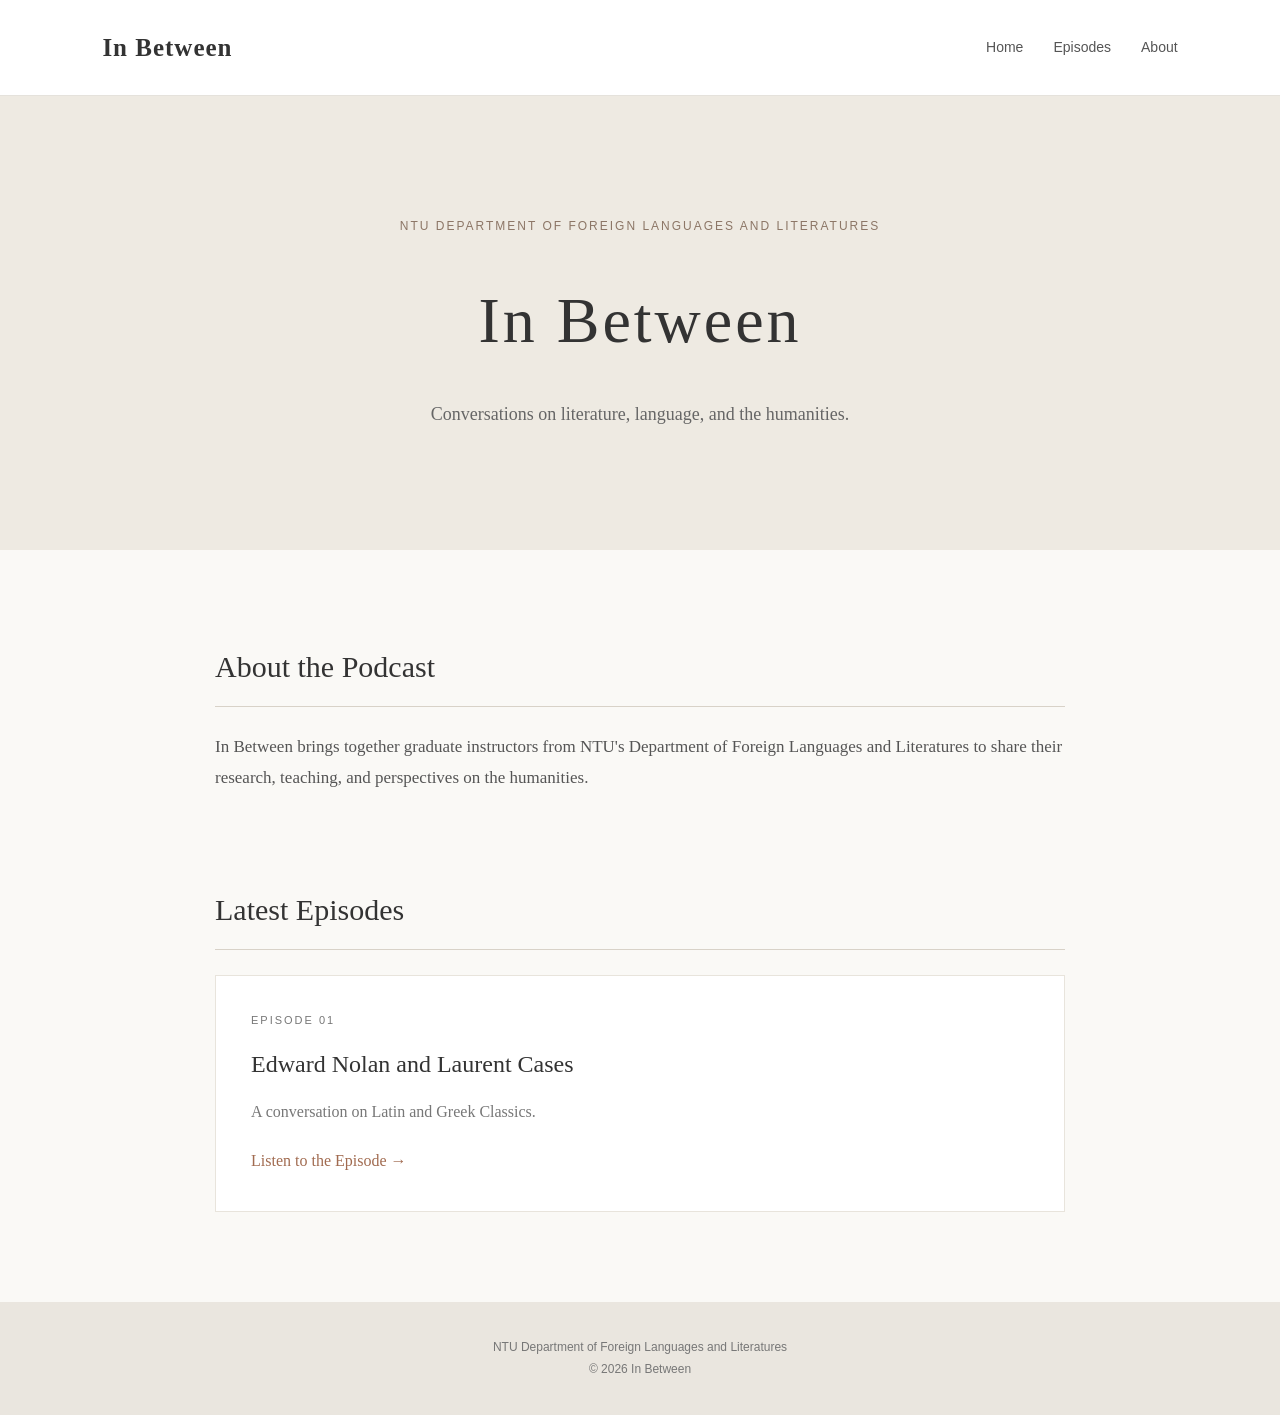
<file: index.html>
<!DOCTYPE html>
<html lang="en">
<head>
    <meta charset="UTF-8">
    <meta name="viewport" content="width=device-width, initial-scale=1.0">

    <title>In Between | NTU DFLL Podcast</title>

    <link rel="stylesheet" href="css/style.css">
</head>

<body>

    <header class="site-header">
        <a href="index.html" class="logo">In Between</a>

        <nav>
            <a href="index.html">Home</a>
            <a href="#episodes">Episodes</a>
            <a href="#about">About</a>
        </nav>
    </header>

    <main>

        <section class="hero">
            <p class="eyebrow">NTU Department of Foreign Languages and Literatures</p>

            <h1>In Between</h1>

            <p class="hero-description">
                Conversations on literature, language, and the humanities.
            </p>
        </section>

        <section id="about" class="about">
            <h2>About the Podcast</h2>

            <p>
                In Between brings together graduate instructors
                from NTU's Department of Foreign Languages and
                Literatures to share their research, teaching,
                and perspectives on the humanities.
            </p>
        </section>

        <section id="episodes" class="episodes">
            <h2>Latest Episodes</h2>

            <div class="episode-card">
                <p class="episode-number">EPISODE 01</p>

                <h3>Edward Nolan and Laurent Cases</h3>

                <p>
                    A conversation on Latin and Greek Classics.
                </p>

                <a href="episodes/episode-01.html" class="read-more">
                    Listen to the Episode →
                </a>
            </div>

        </section>

    </main>

    <footer>
        <p>
            NTU Department of Foreign Languages and Literatures
        </p>
        <p>© 2026 In Between</p>
    </footer>

</body>
</html>
</file>
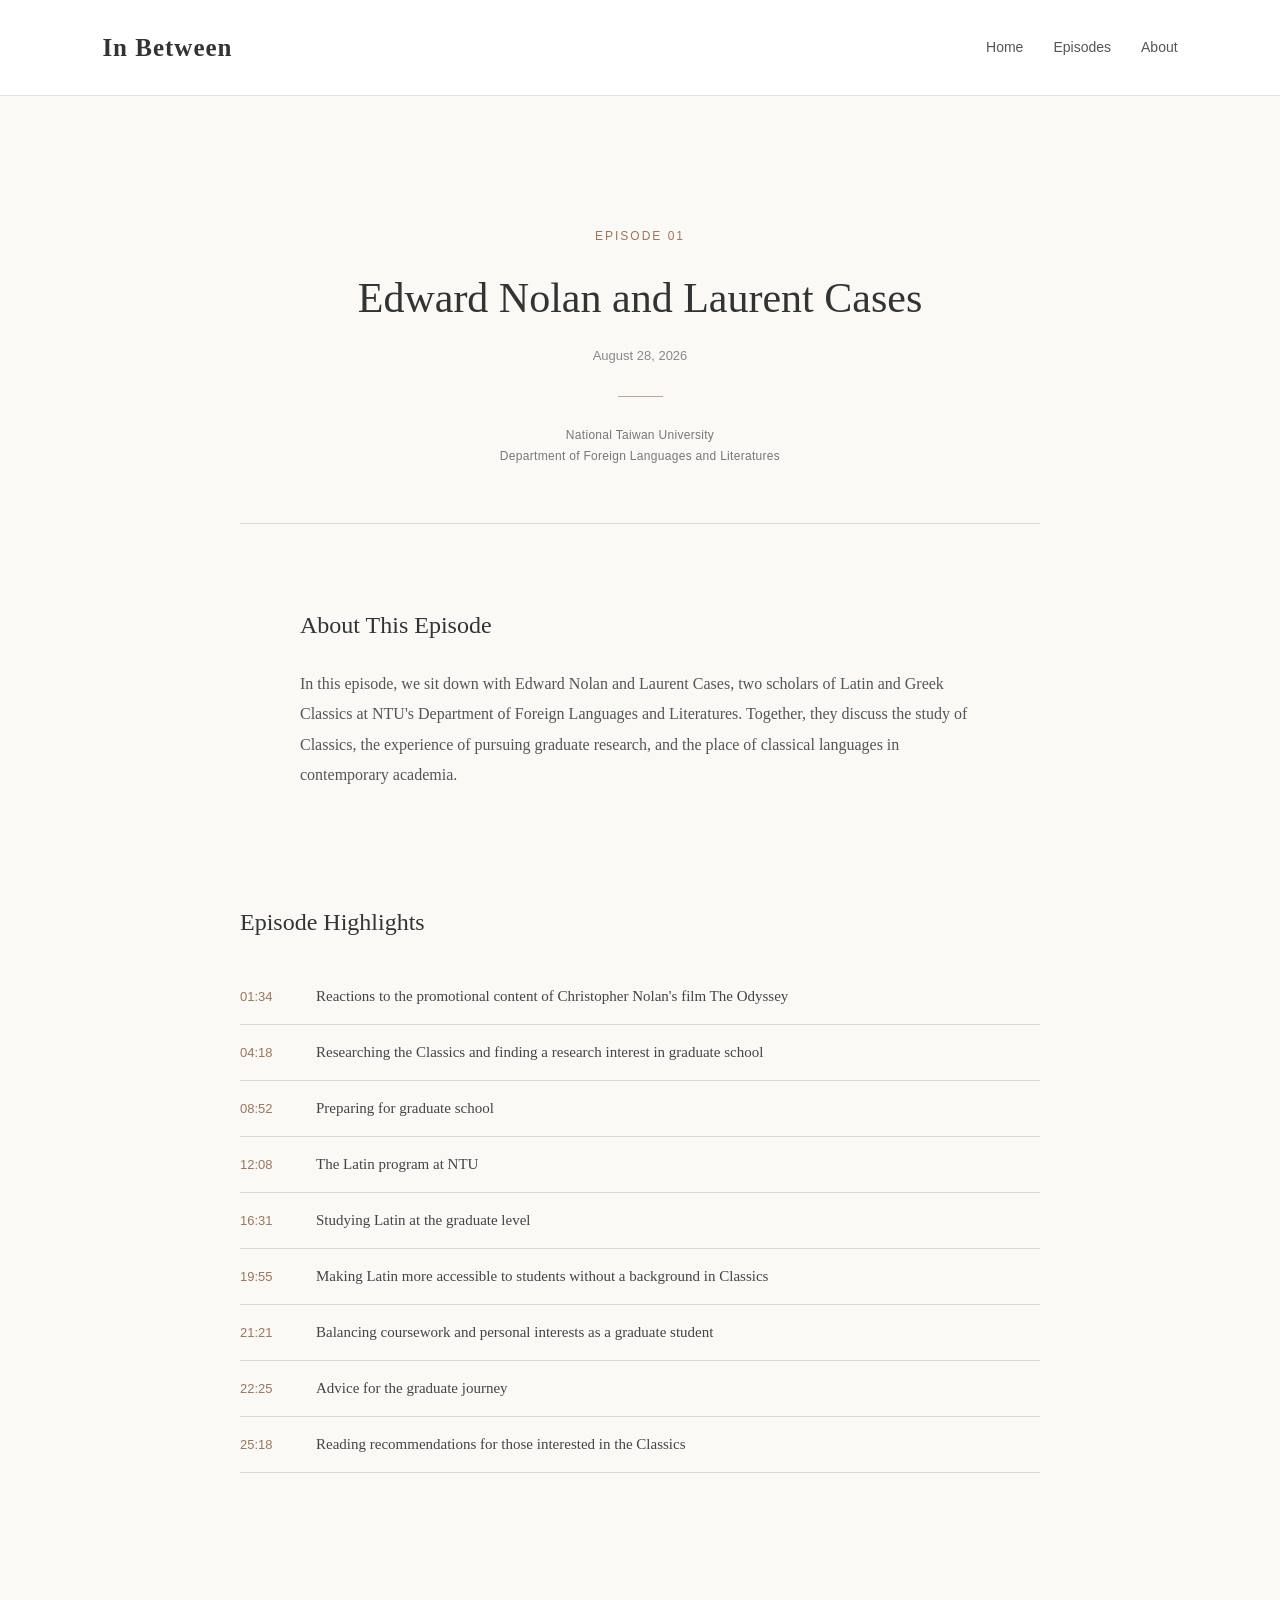
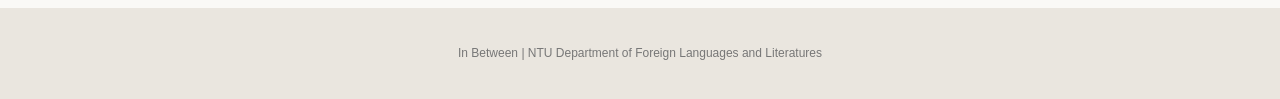
<file: episodes/episode-01.html>
<!DOCTYPE html>
<html lang="en">

<head>
    <meta charset="UTF-8">
    <meta name="viewport" content="width=device-width, initial-scale=1.0">

    <title>Episode 01 | In Between</title>

    <!-- Shared website styles -->
    <link rel="stylesheet" href="../css/style.css">

    <!-- Episode-specific styles -->
    <link rel="stylesheet" href="../css/episode.css">
</head>

<body>

    <!-- Navigation -->
    <header class="site-header">
        <a href="../index.html" class="logo">In Between</a>

        <nav>
            <a href="../index.html">Home</a>
            <a href="../index.html#episodes">Episodes</a>
            <a href="../index.html#about">About</a>
        </nav>
    </header>

    <!-- Episode content -->
    <main class="episode-page">

        <section class="episode-header">

        <p class="episode-number">EPISODE 01</p>

        <h1>Edward Nolan and Laurent Cases</h1>

        <p class="episode-date">August 28, 2026</p>

        <div class="episode-divider"></div>

        <p class="episode-department">
            National Taiwan University
            <br>
            Department of Foreign Languages and Literatures
        </p>

</section>
        <!-- Episode Introduction -->
<section class="episode-intro">

    <h2>About This Episode</h2>

    <p>
        In this episode, we sit down with Edward Nolan and Laurent Cases,
        two scholars of Latin and Greek Classics at NTU's Department of
        Foreign Languages and Literatures. Together, they discuss the
        study of Classics, the experience of pursuing graduate research,
        and the place of classical languages in contemporary academia.
    </p>

</section>

         <!-- Episode Highlights -->
        <section class="episode-highlights">
        
            <h2>Episode Highlights</h2>
        
            <div class="timestamp-list">
        
                <div class="timestamp-item">
                    <span class="timestamp">01:34</span>
                    <p>Reactions to the promotional content of Christopher Nolan's film The Odyssey</p>
                </div>
        
                <div class="timestamp-item">
                    <span class="timestamp">04:18</span>
                    <p>Researching the Classics and finding a research interest in graduate school</p>
                </div>
        
                <div class="timestamp-item">
                    <span class="timestamp">08:52</span>
                    <p>Preparing for graduate school</p>
                </div>
        
                <div class="timestamp-item">
                    <span class="timestamp">12:08</span>
                    <p>The Latin program at NTU</p>
                </div>
        
                <div class="timestamp-item">
                    <span class="timestamp">16:31</span>
                    <p>Studying Latin at the graduate level</p>
                </div>
        
                <div class="timestamp-item">
                    <span class="timestamp">19:55</span>
                    <p>Making Latin more accessible to students without a background in Classics</p>
                </div>
        
                <div class="timestamp-item">
                    <span class="timestamp">21:21</span>
                    <p>Balancing coursework and personal interests as a graduate student</p>
                </div>
        
                <div class="timestamp-item">
                    <span class="timestamp">22:25</span>
                    <p>Advice for the graduate journey</p>
                </div>
        
                <div class="timestamp-item">
                    <span class="timestamp">25:18</span>
                    <p>Reading recommendations for those interested in the Classics</p>
                </div>
        
            </div>
        
        </section>       
    </main>

    <!-- Footer -->
    <footer>
        <p>In Between | NTU Department of Foreign Languages and Literatures</p>
    </footer>

</body>
</html>
</file>
<file: css/style.css>
/* =========================
   1. GENERAL SETTINGS
========================= */

* {
    box-sizing: border-box;
    margin: 0;
    padding: 0;
}

html {
    scroll-behavior: smooth;
}

body {
    font-family: Georgia, "Times New Roman", serif;
    color: #333333;
    background-color: #faf9f6;
    line-height: 1.8;
}

/* =========================
   2. HEADER & NAVIGATION
========================= */

.site-header {
    display: flex;
    justify-content: space-between;
    align-items: center;
    padding: 25px 8%;
    background-color: #ffffff;
    border-bottom: 1px solid #e5e2dc;
}

.logo {
    font-size: 25px;
    font-weight: bold;
    color: #333333;
    text-decoration: none;
    letter-spacing: 1px;
}

nav {
    display: flex;
    gap: 30px;
}

nav a {
    color: #555555;
    text-decoration: none;
    font-family: Arial, sans-serif;
    font-size: 14px;
}

nav a:hover {
    color: #a16b50;
}

/* =========================
   3. HOME PAGE HERO
========================= */

.hero {
    text-align: center;
    padding: 120px 20px;
    background-color: #eeeae2;
}

.eyebrow {
    font-family: Arial, sans-serif;
    font-size: 12px;
    letter-spacing: 2px;
    text-transform: uppercase;
    color: #8c7666;
    margin-bottom: 25px;
}

.hero h1 {
    font-size: 64px;
    font-weight: normal;
    letter-spacing: 3px;
    margin-bottom: 20px;
}

.hero-description {
    font-size: 18px;
    color: #666666;
}

/* =========================
   4. HOME PAGE CONTENT
========================= */

.about,
.episodes {
    max-width: 900px;
    margin: 90px auto;
    padding: 0 25px;
}

.about h2,
.episodes h2 {
    font-size: 30px;
    font-weight: normal;
    margin-bottom: 25px;
    border-bottom: 1px solid #d8d2c8;
    padding-bottom: 12px;
}

.about p {
    font-size: 17px;
    color: #555555;
}

/* =========================
   5. EPISODE CARD
========================= */

.episode-card {
    background-color: #ffffff;
    padding: 35px;
    border: 1px solid #e8e4dc;
    margin-top: 25px;
}

.episode-number {
    font-family: Arial, sans-serif;
    font-size: 11px;
    letter-spacing: 2px;
    color: #a16b50;
    margin-bottom: 12px;
}

.episode-card h3 {
    font-size: 24px;
    font-weight: normal;
    margin-bottom: 12px;
}

.episode-card p {
    color: #777777;
}

.read-more {
    display: inline-block;
    margin-top: 20px;
    color: #a16b50;
    text-decoration: none;
}

.read-more:hover {
    text-decoration: underline;
}

/* =========================
   6. FOOTER
========================= */

footer {
    text-align: center;
    padding: 35px 20px;
    background-color: #eae6df;
    color: #777777;
    font-family: Arial, sans-serif;
    font-size: 12px;
}

/* =========================
   7. MOBILE RESPONSIVE
========================= */

@media (max-width: 600px) {

    .site-header {
        flex-direction: column;
        gap: 15px;
    }

    nav {
        gap: 18px;
    }

    .hero {
        padding: 80px 20px;
    }

    .hero h1 {
        font-size: 42px;
    }

    .about,
    .episodes {
        margin: 60px auto;
    }

    .episode-card {
        padding: 25px;
    }
}
</file>
<file: css/episode.css>
/* =========================
   EPISODE PAGE
========================= */

.episode-page {
    max-width: 850px;
    margin: 0 auto;
    padding: 80px 25px;
}

/* =========================
   EPISODE HEADER
========================= */

.episode-header {
    text-align: center;
    padding: 50px 0 55px;
    border-bottom: 1px solid #dedad2;
}

.episode-number {
    font-family: Arial, sans-serif;
    font-size: 12px;
    letter-spacing: 2px;
    color: #9a765f;
    margin-bottom: 22px;
}

.episode-header h1 {
    font-size: 42px;
    font-weight: normal;
    line-height: 1.35;
    margin-bottom: 18px;
}

.episode-date {
    font-family: Arial, sans-serif;
    font-size: 13px;
    color: #888888;
}

.episode-divider {
    width: 45px;
    height: 1px;
    background-color: #b9a99a;
    margin: 28px auto;
}

.episode-department {
    font-family: Arial, sans-serif;
    font-size: 12px;
    line-height: 1.8;
    color: #777777;
    letter-spacing: 0.3px;
}

/* Mobile */

@media (max-width: 600px) {
    .episode-header h1 {
        font-size: 32px;
    }
}
/* =========================
   EPISODE INTRODUCTION
========================= */

.episode-intro {
    max-width: 680px;
    margin: 0 auto;
    padding: 80px 0 55px;
}

.episode-intro h2 {
    font-size: 24px;
    font-weight: normal;
    margin-bottom: 22px;
}

.episode-intro p {
    font-size: 16px;
    line-height: 1.9;
    color: #555555;
}
/* =========================
   EPISODE HIGHLIGHTS
========================= */

.episode-highlights {
    max-width: 850px;
    margin: 0 auto;
    padding: 55px 0;
}

.episode-highlights h2 {
    font-size: 24px;
    font-weight: normal;
    margin-bottom: 25px;
}

.timestamp-item {
    display: flex;
    align-items: baseline;
    gap: 28px;
    padding: 14px 0;
    border-bottom: 1px solid #dedad2;
}

.timestamp {
    font-family: Arial, sans-serif;
    font-size: 13px;
    color: #9a765f;
    min-width: 48px;
}

.timestamp-item p {
    margin: 0;
    font-size: 15px;
    color: #444444;
}
</file>
